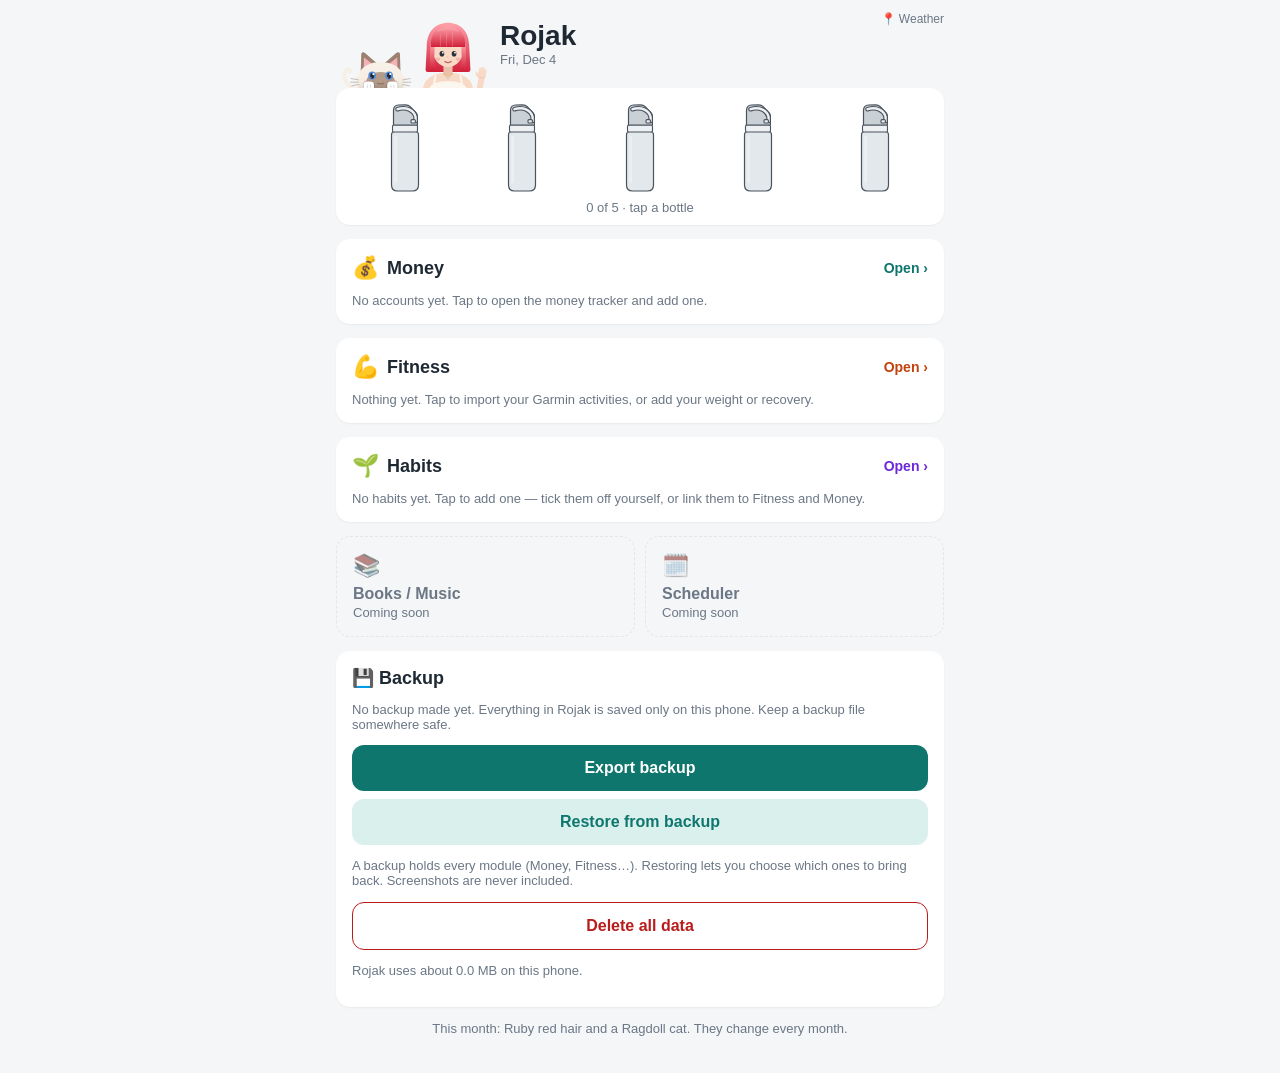
<file: index.html>
<!doctype html>
<html lang="en">
<head>
  <meta charset="utf-8">
  <meta name="viewport" content="width=device-width, initial-scale=1, viewport-fit=cover">
  <title>Rojak</title>
  <meta name="description" content="Rojak — your everyday app: money, fitness, habits and more to come. Data stays on your phone.">
  <meta name="theme-color" content="#0f766e">
  <link rel="manifest" href="manifest.json">
  <link rel="icon" href="rojak-icon.svg" type="image/svg+xml">
  <link rel="apple-touch-icon" href="rojak-apple-touch-icon.png">
  <meta name="apple-mobile-web-app-capable" content="yes">
  <meta name="mobile-web-app-capable" content="yes">
  <meta name="apple-mobile-web-app-title" content="Rojak">
  <meta name="apple-mobile-web-app-status-bar-style" content="default">
  <!-- When app files change, bump ?v= here, in money/index.html, fitness/index.html, habits/index.html and the version in sw.js (keep them all the same). -->
  <link rel="stylesheet" href="core/home.css?v=71">
</head>
<body>
  <!-- She and the cat peek over the top edge of the first card (the water bottles); the header's bottom is that edge. -->
  <header class="home-top">
    <div class="peekers">
      <button type="button" id="cat" class="cat" aria-label="The cat (tap to see its tail swish)"></button>
      <button type="button" id="avatar" class="girl" aria-label="Rojak avatar (tap to wave)"></button>
    </div>
    <div class="title">
      <h1>Rojak</h1>
      <div id="today" class="muted small"></div>
    </div>
    <!-- Weather where you are (core/weather.js): tap for the next 12 hours -->
    <button type="button" id="weather" class="weather empty" aria-label="Weather"></button>
  </header>

  <main>
    <!-- Water tracker (core/water.js): not a module, just five bottles to fill through the day -->
    <section class="card water-card" id="waterCard" aria-label="Water today">
      <div class="bottles" id="bottles"></div>
      <div class="water-count muted small" id="waterCount" aria-live="polite"></div>
    </section>

    <!-- Money module: tap to open the money tracker -->
    <a class="card module-card" href="money/" id="moneyCard">
      <div class="module-head"><span class="module-icon">💰</span><h2>Money</h2><span class="open">Open ›</span></div>
      <div id="moneySummary" class="money-summary"><div class="muted small">Loading…</div></div>
    </a>

    <!-- Fitness module: tap to open it -->
    <a class="card module-card fitness" href="fitness/" id="fitnessCard">
      <div class="module-head"><span class="module-icon">💪</span><h2>Fitness</h2><span class="open">Open ›</span></div>
      <div id="fitnessSummary" class="money-summary"><div class="muted small">Loading…</div></div>
    </a>

    <!-- Habits module: today's progress and habits at risk; tap to open it -->
    <a class="card module-card habits" href="habits/" id="habitsCard">
      <div class="module-head"><span class="module-icon">🌱</span><h2>Habits</h2><span class="open">Open ›</span></div>
      <div id="habitsSummary" class="money-summary"><div class="muted small">Loading…</div></div>
    </a>

    <!-- Modules to be built later -->
    <div class="soon-grid">
      <div class="card soon"><span class="module-icon">📚</span><h2>Books / Music</h2><div class="muted small">Coming soon</div></div>
      <div class="card soon"><span class="module-icon">🗓️</span><h2>Scheduler</h2><div class="muted small">Coming soon</div></div>
    </div>

    <!-- Backup and restore for the whole app: one file with every module (screenshots are never included) -->
    <div class="card backup">
      <h2>💾 Backup</h2>
      <p class="muted small" id="backupInfo">Everything in Rojak is saved only on this phone. Keep a backup file somewhere safe.</p>
      <button class="btn" id="exportBtn">Export backup</button>
      <label class="btn secondary file-btn">Restore from backup
        <input type="file" id="restoreFile" accept=".json,application/json">
      </label>
      <p class="muted small">A backup holds every module (Money, Fitness…). Restoring lets you choose which ones to bring back. Screenshots are never included.</p>
      <div id="undoBox" class="sub-box hidden">
        <p class="muted small" id="undoInfo"></p>
        <button class="btn secondary" id="undoBtn">Undo</button>
      </div>
      <div id="shotsBox" class="sub-box hidden">
        <p class="muted small" id="shotsInfo"></p>
        <button class="btn secondary" id="shotsBtn">Delete saved screenshots</button>
      </div>
      <button class="btn danger" id="wipeBtn">Delete all data</button>
      <p class="muted small" id="storageInfo"></p>
    </div>

    <p id="hairNote" class="muted small center"></p>
  </main>

  <!-- Restore: pick which modules to bring back from the backup file -->
  <div id="sheet" class="sheet hidden" role="dialog" aria-modal="true" aria-labelledby="sheetTitle">
    <div class="sheet-backdrop" data-close></div>
    <div class="sheet-panel">
      <div class="sheet-head">
        <h2 id="sheetTitle">Restore from backup</h2>
        <button class="icon-btn" data-close aria-label="Close">✕</button>
      </div>
      <div id="sheetBody"></div>
    </div>
  </div>

  <div id="toast" class="toast hidden"></div>

  <script src="core/store.js?v=71"></script>
  <script src="core/avatar.js?v=71"></script>
  <script src="core/weather.js?v=71"></script>
  <script src="core/water.js?v=71"></script>
  <script src="core/cat.js?v=71"></script>
  <script src="habits/rules.js?v=71"></script>
  <script src="habits/engine.js?v=71"></script>
  <script src="core/home.js?v=71"></script>
</body>
</html>
</file>
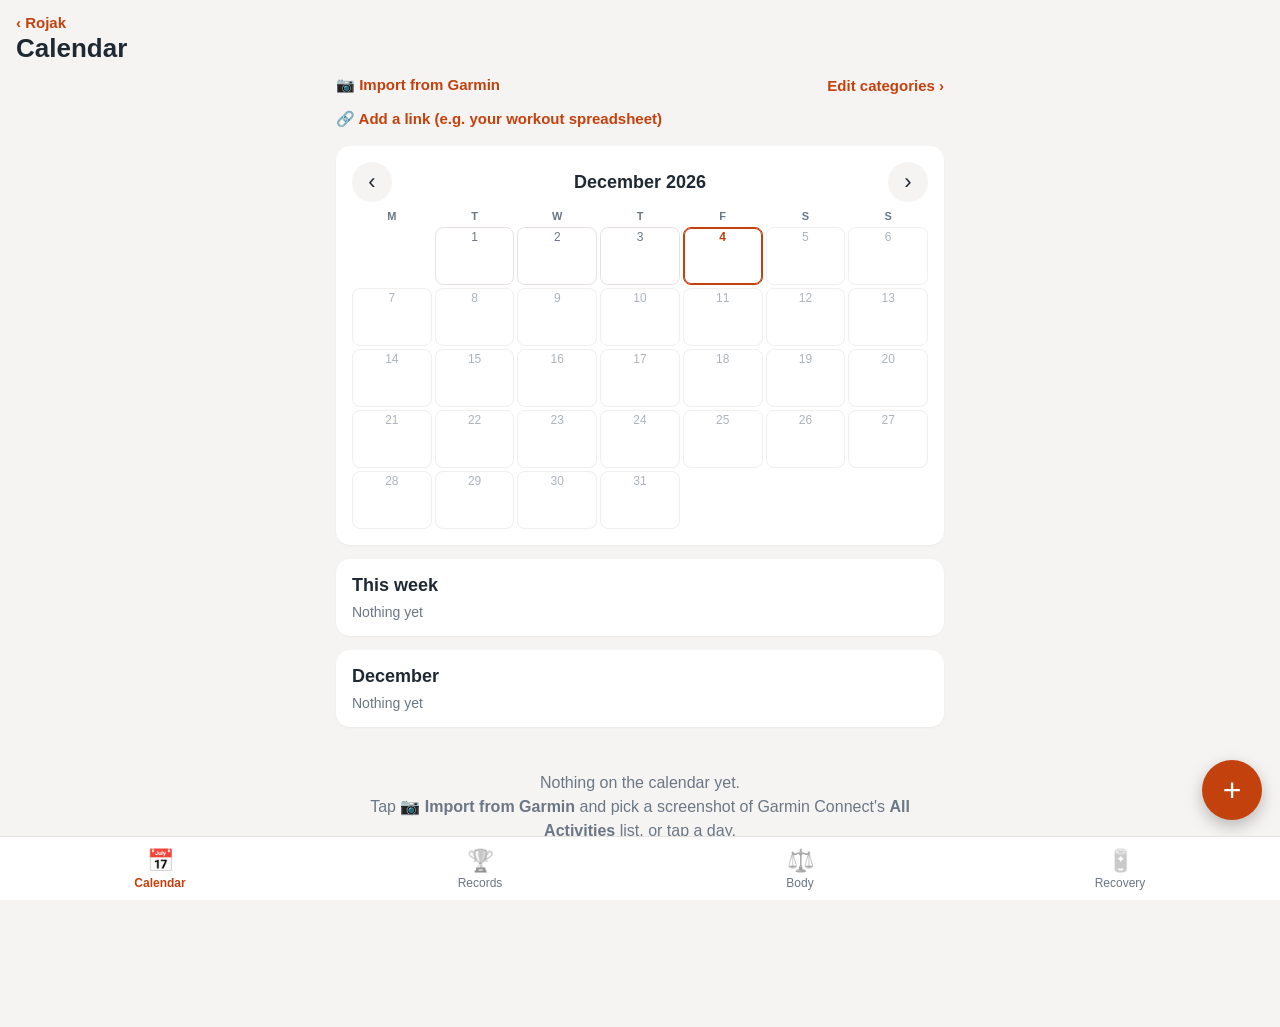
<file: fitness/index.html>
<!doctype html>
<html lang="en">
<head>
  <meta charset="utf-8">
  <meta name="viewport" content="width=device-width, initial-scale=1, viewport-fit=cover">
  <title>Fitness · Rojak</title>
  <meta name="description" content="A calendar of your training, your max lifts and fastest runs, body measurements and recovery. Data stays on your phone.">
  <meta name="theme-color" content="#c2410c">
  <link rel="manifest" href="../manifest.json">
  <link rel="icon" href="../rojak-icon.svg" type="image/svg+xml">
  <link rel="apple-touch-icon" href="../rojak-apple-touch-icon.png">
  <meta name="apple-mobile-web-app-capable" content="yes">
  <meta name="mobile-web-app-capable" content="yes">
  <meta name="apple-mobile-web-app-title" content="Fitness">
  <meta name="apple-mobile-web-app-status-bar-style" content="default">
  <!-- When app files change, bump ?v= here, in index.html, money/index.html and the version in sw.js (keep them all the same). -->
  <link rel="stylesheet" href="style.css?v=71">
</head>
<body>
  <header class="topbar">
    <a href="../" class="back-home">‹ Rojak</a>
    <h1 id="viewTitle">Calendar</h1>
  </header>

  <main>
    <!-- CALENDAR: what you did each day, by category -->
    <section id="view-calendar" class="view active">
      <div class="view-head"><button type="button" class="link-btn import-btn" data-import>📷 Import from Garmin</button><button type="button" class="link-btn" id="catsBtn">Edit categories ›</button></div>
      <div id="calendar"></div>
    </section>

    <!-- RECORDS: max lifts and fastest runs -->
    <section id="view-records" class="view">
      <div class="view-head"><button type="button" class="link-btn import-btn" data-import>📷 Import Garmin Personal Records</button></div>
      <div id="records"></div>
    </section>

    <!-- BODY: body weight, height, body fat -->
    <section id="view-body" class="view">
      <div id="bodyLatest"></div>
      <div id="bodyList" class="list"></div>
    </section>

    <!-- RECOVERY: recovery score, HRV, resting heart rate, sleep, strain -->
    <section id="view-recovery" class="view">
      <div class="view-head"><button type="button" class="link-btn import-btn" data-import>📷 Import from Whoop / Garmin</button></div>
      <div id="recoveryLatest"></div>
      <div id="recoveryList" class="list"></div>
    </section>
  </main>

  <button id="fab" class="fab" aria-label="Add a session">+</button>

  <nav class="tabbar">
    <button data-view="calendar" class="active"><span>📅</span>Calendar</button>
    <button data-view="records"><span>🏆</span>Records</button>
    <button data-view="body"><span>⚖️</span>Body</button>
    <button data-view="recovery"><span>🔋</span>Recovery</button>
  </nav>

  <!-- Bottom sheet for forms -->
  <div id="sheet" class="sheet hidden" role="dialog" aria-modal="true" aria-labelledby="sheetTitle">
    <div class="sheet-backdrop" data-close></div>
    <div class="sheet-panel">
      <div class="sheet-head">
        <h2 id="sheetTitle"></h2>
        <button class="icon-btn" data-close aria-label="Close">✕</button>
      </div>
      <div id="sheetBody"></div>
    </div>
  </div>

  <div id="toast" class="toast hidden"></div>

  <script src="../core/store.js?v=71"></script>
  <script src="app.js?v=71"></script>
  <script src="import.js?v=71"></script>
</body>
</html>
</file>
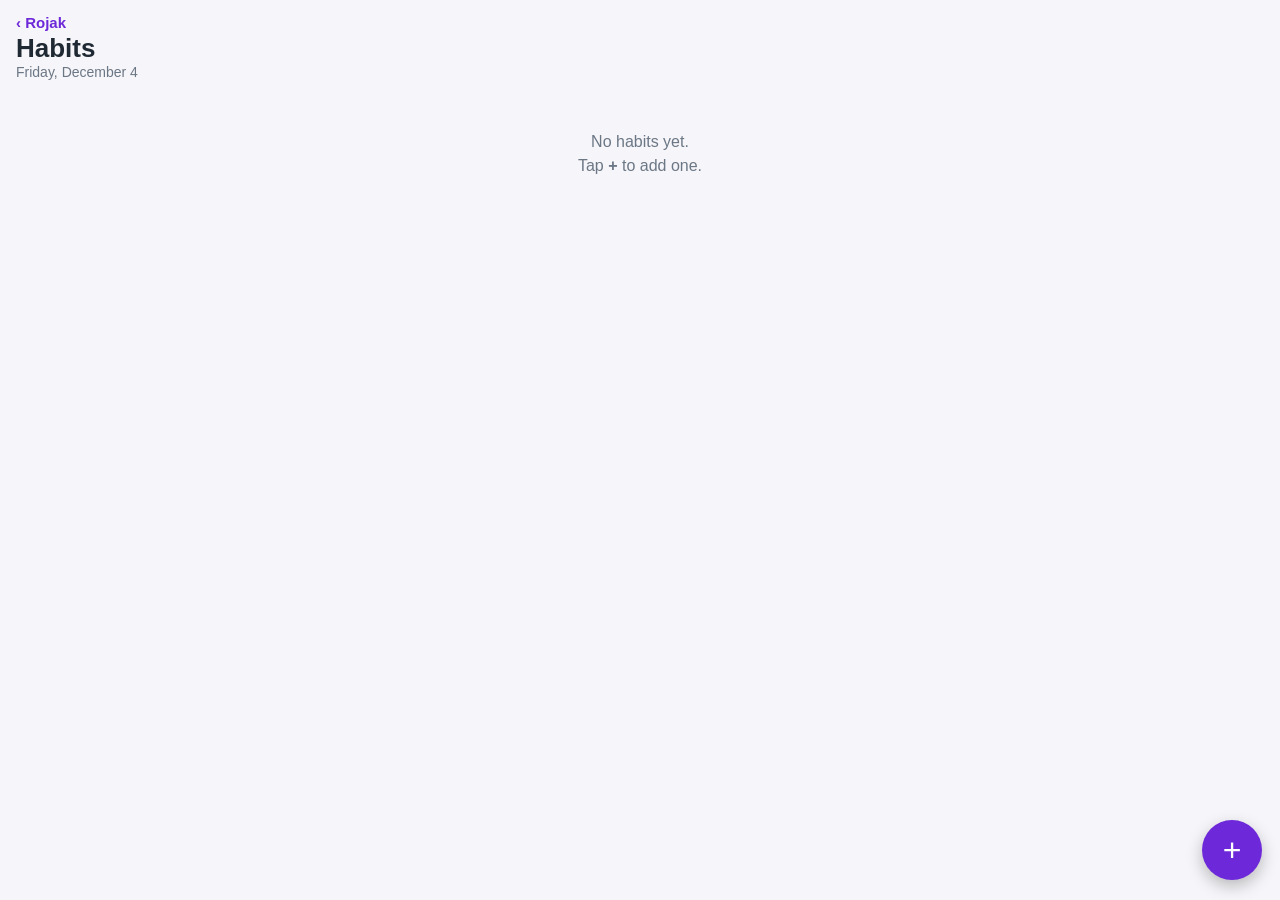
<file: habits/index.html>
<!doctype html>
<html lang="en">
<head>
  <meta charset="utf-8">
  <meta name="viewport" content="width=device-width, initial-scale=1, viewport-fit=cover">
  <title>Habits · Rojak</title>
  <meta name="description" content="Daily, weekly and monthly habits with streaks and completion. Data stays on your phone.">
  <meta name="theme-color" content="#6d28d9">
  <link rel="manifest" href="../manifest.json">
  <link rel="icon" href="../rojak-icon.svg" type="image/svg+xml">
  <link rel="apple-touch-icon" href="../rojak-apple-touch-icon.png">
  <meta name="apple-mobile-web-app-capable" content="yes">
  <meta name="mobile-web-app-capable" content="yes">
  <meta name="apple-mobile-web-app-title" content="Habits">
  <meta name="apple-mobile-web-app-status-bar-style" content="default">
  <!-- When app files change, bump ?v= here, in index.html, money/index.html, fitness/index.html and the version in sw.js (keep them all the same). -->
  <link rel="stylesheet" href="style.css?v=71">
</head>
<body>
  <header class="topbar">
    <a href="../" class="back-home">‹ Rojak</a>
    <h1>Habits</h1>
    <div id="todayLabel" class="muted small"></div>
  </header>

  <main>
    <div id="habits"></div>
  </main>

  <button id="fab" class="fab" aria-label="Add a habit">+</button>

  <!-- Bottom sheet for forms -->
  <div id="sheet" class="sheet hidden" role="dialog" aria-modal="true" aria-labelledby="sheetTitle">
    <div class="sheet-backdrop" data-close></div>
    <div class="sheet-panel">
      <div class="sheet-head">
        <h2 id="sheetTitle"></h2>
        <button class="icon-btn" data-close aria-label="Close">✕</button>
      </div>
      <div id="sheetBody"></div>
    </div>
  </div>

  <div id="toast" class="toast hidden"></div>

  <script src="../core/store.js?v=71"></script>
  <script src="rules.js?v=71"></script>
  <script src="engine.js?v=71"></script>
  <script src="app.js?v=71"></script>
</body>
</html>
</file>
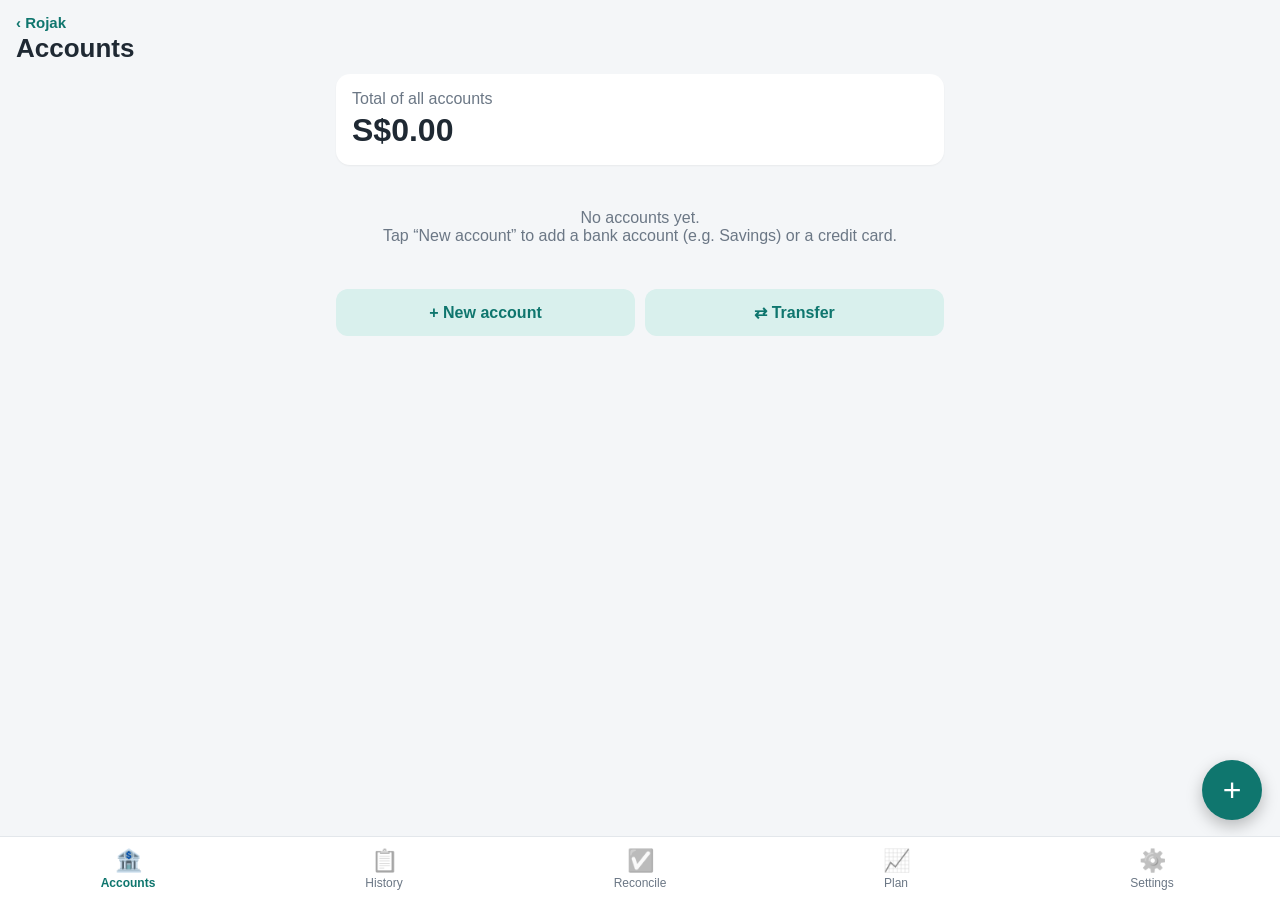
<file: money/index.html>
<!doctype html>
<html lang="en">
<head>
  <meta charset="utf-8">
  <meta name="viewport" content="width=device-width, initial-scale=1, viewport-fit=cover">
  <title>Money · Rojak</title>
  <meta name="description" content="A simple money tracker that keeps your data on your phone.">
  <meta name="theme-color" content="#0f766e">
  <link rel="manifest" href="../manifest.json">
  <link rel="icon" href="../icon-v2.svg" type="image/svg+xml">
  <link rel="apple-touch-icon" href="../apple-touch-icon-v2.png">
  <meta name="apple-mobile-web-app-capable" content="yes">
  <meta name="mobile-web-app-capable" content="yes">
  <meta name="apple-mobile-web-app-title" content="Money">
  <meta name="apple-mobile-web-app-status-bar-style" content="default">
  <!-- When app files change, bump ?v= here and the version in sw.js so phones load matching files. -->
  <link rel="stylesheet" href="style.css?v=71">
</head>
<body>
  <header class="topbar">
    <a href="../" class="back-home">‹ Rojak</a>
    <h1 id="viewTitle">Accounts</h1>
  </header>

  <main>
    <!-- ACCOUNTS -->
    <section id="view-accounts" class="view active">
      <div id="dueList"></div>
      <div class="card total-card">
        <div class="muted" id="totalLabel">Total of all accounts</div>
        <div id="totalBalance" class="big">0.00</div>
        <div id="totalSplit" class="muted small"></div>
      </div>
      <div id="accountList" class="list"></div>
      <div class="btn-row">
        <button class="btn secondary" id="addAccountBtn">+ New account</button>
        <button class="btn secondary" id="transferBtn">⇄ Transfer</button>
      </div>
      <div id="loanList" style="margin-top:18px"></div>
    </section>

    <!-- TRANSACTIONS -->
    <section id="view-tx" class="view">
      <div class="row gap">
        <select id="txFilter" aria-label="Filter by account"></select>
        <select id="txCatFilter" aria-label="Filter by category"></select>
      </div>
      <div id="spendPie" class="card"></div>
      <div id="txTotal" class="card total-line hidden"></div>
      <div id="txList" class="list"></div>
    </section>

    <!-- RECONCILE -->
    <section id="view-recon" class="view">
      <form id="reconForm" class="card form">
        <p class="muted small">Check your bank app, take a screenshot, then fill this in.</p>
        <label>Account
          <select id="reconAccount" required></select>
        </label>
        <label>Date
          <input type="date" id="reconDate" required>
        </label>
        <div id="reconCardModeWrap" class="hidden">
          <div class="segmented" id="reconCardMode">
            <button type="button" data-m="bill" class="on">Bill to pay</button>
            <button type="button" data-m="all">Everything owed</button>
          </div>
          <p class="muted small" id="reconCardHint" style="margin:6px 0 0"></p>
        </div>
        <label>Bank screenshot (optional — the balance is read from it for you; the screenshot isn't kept)
          <input type="file" id="reconImage" accept="image/*">
        </label>
        <img id="reconPreview" class="preview hidden" alt="Screenshot preview">
        <div id="reconOcr" class="ocr-box small hidden" aria-live="polite"></div>
        <label><span id="reconBankLabel">Balance shown in your bank</span>
          <input type="number" id="reconBank" inputmode="decimal" step="0.01" placeholder="0.00" required>
        </label>
        <div class="compare">
          <div><span class="muted small" id="reconAppLabel">App balance</span><strong id="reconApp">0.00</strong></div>
          <div><span class="muted small">Difference</span><strong id="reconDiff">–</strong></div>
        </div>
        <label>Note (optional)
          <input type="text" id="reconNote" placeholder="e.g. pending card payment">
        </label>
        <button class="btn full" type="submit">Save reconciliation</button>
      </form>
      <h2 class="section-title">History</h2>
      <div id="reconList" class="list"></div>
    </section>

    <!-- PLAN: forecast, recurring payments, savings projects -->
    <section id="view-plan" class="view">
      <div class="segmented three four" id="planTabs">
        <button type="button" data-plan="forecast" class="on">Forecast</button>
        <button type="button" data-plan="recurring">Recurring</button>
        <button type="button" data-plan="projects">Projects</button>
        <button type="button" data-plan="trips">Trips</button>
      </div>
      <div id="plan-forecast" class="plan-pane"></div>
      <div id="plan-recurring" class="plan-pane hidden"></div>
      <div id="plan-projects" class="plan-pane hidden"></div>
      <div id="plan-trips" class="plan-pane hidden"></div>
    </section>

    <!-- BACKUP -->
    <section id="view-backup" class="view">
      <a class="card form backup-link" href="../">
        <h2>Backup</h2>
        <p class="muted small">Backup, restore and deleting data are done for all of Rojak at once, on the home screen. <strong>‹ Rojak → Backup</strong></p>
      </a>
      <div class="card form">
        <h2>Settings</h2>
        <label>Currency symbol
          <input type="text" id="currencyInput" maxlength="4" placeholder="e.g. $ or £ or RM">
        </label>
        <label>Payday (salary day)
          <select id="paydayInput"></select>
        </label>
        <label id="payWeekendWrap" class="check"><input type="checkbox" id="payWeekendInput">
          If payday falls on a weekend, I'm paid on the Friday before</label>
        <p class="muted small" style="margin:-6px 0 0">With a payday set, the forecast and totals use pay cycles (payday to the day before the next payday) instead of calendar months.</p>
        <button type="button" class="btn secondary full" id="payChangeBtn">Payday changing? (e.g. new job)</button>
        <div id="payHistory"></div>
        <label class="check"><input type="checkbox" id="remindInput">
          Notify me when a recurring payment is due, so I remember to log it</label>
        <p id="remindInfo" class="muted small" style="margin:-6px 0 0"></p>
        <button class="btn secondary full" id="manageCatsBtn">Manage categories</button>
        <p id="storageInfo" class="muted small"></p>
      </div>
    </section>
  </main>

  <button id="fab" class="fab" aria-label="Add transaction">+</button>

  <nav class="tabbar">
    <button data-view="accounts" class="active"><span>🏦</span>Accounts</button>
    <button data-view="tx"><span>📋</span>History</button>
    <button data-view="recon"><span>✅</span>Reconcile</button>
    <button data-view="plan"><span>📈</span>Plan</button>
    <button data-view="backup"><span>⚙️</span>Settings</button>
  </nav>

  <!-- Bottom sheet for forms -->
  <div id="sheet" class="sheet hidden" role="dialog" aria-modal="true">
    <div class="sheet-backdrop" data-close></div>
    <div class="sheet-panel">
      <div class="sheet-head">
        <h2 id="sheetTitle"></h2>
        <button class="icon-btn" data-close aria-label="Close">✕</button>
      </div>
      <div id="sheetBody"></div>
    </div>
  </div>

  <div id="toast" class="toast hidden"></div>

  <script src="../core/store.js?v=71"></script>
  <script src="app.js?v=71"></script>
  <script src="plan.js?v=71"></script>
</body>
</html>
</file>
<file: core/home.css>
/* Rojak home screen. Colours match the money tracker. */
:root {
  --bg: #f4f6f8; --card: #ffffff; --text: #1f2933; --muted: #6b7785; --line: #e3e7eb;
  --primary: #0f766e; --primary-soft: #d9f0ed; --green: #15803d; --red: #c2410c; --danger: #b91c1c;
  --radius: 14px;
  color-scheme: light dark;
}
@media (prefers-color-scheme: dark) {
  :root {
    --bg: #111518; --card: #1b2125; --text: #e8ecef; --muted: #94a0ab; --line: #2b3338;
    --primary: #2dd4bf; --primary-soft: #123a36; --green: #4ade80; --red: #fb923c; --danger: #f87171;
  }
}
* { box-sizing: border-box; }
html, body { margin: 0; }
body {
  font-family: -apple-system, BlinkMacSystemFont, "Segoe UI", Roboto, sans-serif;
  background: var(--bg); color: var(--text); font-size: 16px;
  -webkit-tap-highlight-color: transparent;
  padding-bottom: calc(env(safe-area-inset-bottom, 0px) + 24px);
}
.muted { color: var(--muted); }
.small { font-size: 13px; }
.center { text-align: center; }
.hidden { display: none !important; }
h2 { margin: 0; font-size: 18px; }

/* The header's bottom edge is the top edge of the Money card: she and the cat sit exactly on it. */
/* (position: relative for the weather in the top-right corner) */
.home-top {
  position: relative;
  display: flex; align-items: flex-end; gap: 14px;
  padding: calc(env(safe-area-inset-top, 0px) + 12px) 16px 0; max-width: 640px; margin: 0 auto;
}
.home-top h1 { margin: 0; font-size: 28px; }
.home-top .title { align-self: center; padding-bottom: 14px; }
.peekers { display: flex; align-items: flex-end; flex: none; padding-left: 6px; }
.peekers button { border: 0; padding: 0; margin: 0; background: none; line-height: 0; cursor: pointer; -webkit-tap-highlight-color: transparent; }
.peekers svg { width: 100%; height: 100%; display: block; }
.peekers .cat { width: 70px; height: 42.24px; margin-right: -2px; } /* 116 × 70 drawing */
.peekers .girl { width: 76px; height: 76px; }
main > .card:first-child { margin-top: 0; }
.whiskers { stroke: #a59a96; }
@media (prefers-color-scheme: dark) {
  .whiskers { stroke: #c9ced6; }
  .dark-cat .rim { stroke: rgba(255,255,255,.22); stroke-width: 1.2px; }
}

main { padding: 0 16px; max-width: 640px; margin: 0 auto; }
.card {
  display: block; background: var(--card); border-radius: var(--radius); padding: 16px;
  margin-bottom: 14px; box-shadow: 0 1px 2px rgba(0,0,0,.05); color: inherit; text-decoration: none;
}
.module-head { display: flex; align-items: center; gap: 8px; margin-bottom: 12px; }
.module-head .open { margin-left: auto; color: var(--primary); font-weight: 600; font-size: 14px; }
.module-icon { font-size: 22px; }
.module-card:active { transform: scale(.99); }
.money-summary { display: grid; grid-template-columns: 1fr 1fr; gap: 10px; }
.stat { background: var(--bg); border-radius: 12px; padding: 10px 12px; min-width: 0; }
.stat .label { font-size: 13px; color: var(--muted); }
.stat .value { font-size: 22px; font-weight: 700; margin-top: 2px; overflow-wrap: anywhere; }
.stat { display: flex; flex-direction: column; }
@media (max-width: 440px) {
  .money-summary { grid-template-columns: 1fr; gap: 8px; }
  .stat { display: grid; grid-template-columns: 1fr auto; align-items: baseline; column-gap: 10px; }
  .stat .value { grid-row: 1 / span 2; grid-column: 2; align-self: center; font-size: 22px; overflow-wrap: normal; }
}
.stat .sub { font-size: 12px; color: var(--muted); margin-top: 2px; }
.pos { color: var(--green); }
.neg { color: var(--red); }

.soon-grid { display: grid; grid-template-columns: 1fr 1fr; gap: 10px; margin-bottom: 14px; }
.soon-grid .card { margin: 0; }
.soon-grid .wide { grid-column: 1 / -1; }
.soon { border: 1.5px dashed var(--line); box-shadow: none; background: transparent; }
.soon h2 { font-size: 16px; margin: 6px 0 2px; color: var(--muted); }
.soon .module-icon { filter: grayscale(.6); opacity: .7; }

.backup h2 { margin-bottom: 4px; }
.btn {
  display: block; width: 100%; font: inherit; font-weight: 600; border: 0; border-radius: 12px;
  padding: 14px 16px; background: var(--primary); color: #fff; cursor: pointer; margin: 8px 0 4px;
}
@media (prefers-color-scheme: dark) { .btn { color: #06201d; } }
.btn.secondary { background: var(--primary-soft); color: var(--primary); }
.btn.danger { background: transparent; color: var(--danger); border: 1px solid var(--danger); margin-top: 14px; }
.file-btn { position: relative; overflow: hidden; text-align: center; }
.file-btn input { position: absolute; inset: 0; opacity: 0; cursor: pointer; }
.sub-box { border-top: 1px solid var(--line); margin-top: 12px; padding-top: 4px; }

/* Restore sheet */
.sheet { position: fixed; inset: 0; z-index: 20; }
.sheet-backdrop { position: absolute; inset: 0; background: rgba(0,0,0,.4); }
.sheet-panel {
  position: absolute; left: 0; right: 0; bottom: 0; max-height: 90vh; overflow-y: auto; max-width: 640px; margin: 0 auto;
  background: var(--card); border-radius: 18px 18px 0 0; padding: 8px 16px calc(env(safe-area-inset-bottom, 0px) + 20px);
}
.sheet-head { display: flex; justify-content: space-between; align-items: center; padding: 8px 0 12px; }
.sheet-head h2 { font-size: 20px; }
.icon-btn { border: 0; background: var(--bg); color: var(--text); width: 36px; height: 36px; border-radius: 50%; font-size: 16px; cursor: pointer; }
.pick { display: flex; gap: 12px; align-items: flex-start; padding: 12px; border-radius: 12px; background: var(--bg); margin-bottom: 8px; }
.pick input { width: 22px; height: 22px; flex: none; margin: 1px 0 0; accent-color: var(--primary); }
.pick strong { display: block; }
.warn { background: #fdecea; color: #8a1c1c; border-radius: 12px; padding: 10px 12px; font-size: 14px; margin: 10px 0; }
@media (prefers-color-scheme: dark) { .warn { background: #3a1717; color: #fecaca; } }

.toast {
  position: fixed; left: 50%; bottom: calc(env(safe-area-inset-bottom, 0px) + 24px); transform: translateX(-50%);
  background: #1f2933; color: #fff; padding: 10px 16px; border-radius: 20px; font-size: 14px; z-index: 30;
}

/* Fitness card: coral, like the Fitness module */
.module-card.fitness { --accent: #c2410c; --accent-soft: #fdebe1; }
@media (prefers-color-scheme: dark) { .module-card.fitness { --accent: #fb923c; --accent-soft: #3b2114; } }
.module-card.fitness .open { color: var(--accent); }
.module-card.fitness .stat { background: var(--accent-soft); }
.module-card.fitness .stat .value small { font-size: 14px; font-weight: 600; color: var(--muted); margin-left: 2px; }
.stat.wide { grid-column: 1 / -1; }

/* Habits card: violet, like the Habits module */
.module-card.habits { --accent: #6d28d9; --accent-soft: #ede7fb; --risk: #b91c1c; }
@media (prefers-color-scheme: dark) { .module-card.habits { --accent: #a78bfa; --accent-soft: #2c2142; --risk: #f87171; } }
.module-card.habits .open { color: var(--accent); }
.module-card.habits .stat { background: var(--accent-soft); }
.module-card.habits .stat .value small { font-size: 14px; font-weight: 600; color: var(--muted); margin-left: 2px; }
.module-card.habits .stat .value.neg { color: var(--risk); }
.risks { grid-column: 1 / -1; display: flex; flex-direction: column; gap: 6px; }
.risk { display: flex; gap: 10px; align-items: flex-start; border: 1px solid var(--line); border-left: 3px solid #d97706; border-radius: 10px; padding: 8px 10px; }
.risk.over { border-left-color: var(--risk); }
.risk-icon { font-size: 18px; line-height: 1.3; }
.risk-text { min-width: 0; font-size: 14px; }
.risk-text .sub { font-size: 12px; color: var(--muted); margin-top: 1px; }

/* Money card: pale teal fields, like the money tracker (Fitness and Habits use their own colours) */
#moneyCard .stat { background: var(--primary-soft); }

/* ---------- Water tracker (core/water.js): five bottles in a white card, above the module cards ---------- */
:root { --wb-empty: #e3e8ec; --wb-line: #4a525c; --wb-lid: #c9d0d6; --wb-band: #eef1f4; }
@media (prefers-color-scheme: dark) { :root { --wb-empty: #2c353b; --wb-line: #9aa5b1; --wb-lid: #4a545c; --wb-band: #5d6871; } }
.water-card { position: relative; padding: 14px 10px 10px; }
.bottles { display: flex; justify-content: space-around; }
.bottle {
  border: 0; padding: 0; margin: 0; background: none; cursor: pointer; line-height: 0;
  width: 40px; height: 92px; -webkit-tap-highlight-color: transparent; transform-origin: 50% 100%;
}
.bottle svg { width: 100%; height: 100%; display: block; overflow: visible; }
.wb-empty { fill: var(--wb-empty); }
.wb-line { fill: none; stroke: var(--wb-line); stroke-width: 1.2; }
.wb-band { fill: var(--wb-band); stroke: var(--wb-line); stroke-width: 1.1; }
.wb-lid { fill: var(--wb-lid); stroke: var(--wb-line); stroke-width: 1.2; stroke-linejoin: round; }
.wb-loop-o { fill: none; stroke: var(--wb-line); stroke-width: 4.6; stroke-linecap: round; }
.wb-loop { fill: none; stroke: var(--wb-band); stroke-width: 2.4; stroke-linecap: round; }
.wb-shine { stroke: #fff; stroke-width: 2.6; stroke-linecap: round; opacity: .35; }
.bottle.filled .wb-shine { opacity: .55; }
.water-count { text-align: center; margin-top: 6px; }
/* A full bottle gives a little hop; tapping out of order gives a tiny wiggle; all five: a bouncing wave. */
.bottle.pop { animation: wb-pop .45s ease-out; }
.bottle.wiggle { animation: wb-wiggle .35s ease-in-out; }
.bottle.cheer { animation: wb-cheer .6s ease-out both; }
@keyframes wb-pop { 0% { transform: scale(1, 1); } 35% { transform: scale(1.06, .95); } 70% { transform: scale(.98, 1.03); } 100% { transform: none; } }
@keyframes wb-wiggle { 0%, 100% { transform: rotate(0); } 25% { transform: rotate(-5deg); } 75% { transform: rotate(5deg); } }
@keyframes wb-cheer { 0% { transform: none; } 30% { transform: translateY(-12px) scale(1.04); } 55% { transform: none; } 75% { transform: translateY(-4px); } 100% { transform: none; } }
.sparkle {
  position: absolute; pointer-events: none; font-size: 16px; color: #f5c331; transform: translate(-50%, -50%) scale(0);
  animation: wb-spark .9s ease-out both;
}
@keyframes wb-spark { 0% { transform: translate(-50%, -50%) scale(0) rotate(0); opacity: 0; } 40% { transform: translate(-50%, -50%) scale(1.3) rotate(40deg); opacity: 1; } 100% { transform: translate(-50%, -80%) scale(.6) rotate(90deg); opacity: 0; } }
@media (prefers-reduced-motion: reduce) { .bottle, .sparkle { animation: none !important; } }

/* ---------- Weather (core/weather.js): top-right corner of the home screen ---------- */
.weather {
  position: absolute; top: calc(env(safe-area-inset-top, 0px) + 8px); right: 12px;
  display: grid; grid-template-columns: auto auto; align-items: center; column-gap: 2px;
  border: 0; background: none; padding: 4px; margin: 0; font: inherit; color: var(--text); cursor: pointer;
  -webkit-tap-highlight-color: transparent; border-radius: 12px; text-align: right;
}
.weather.empty { display: none; }
.weather:active { background: var(--line); }
.weather.old { opacity: .6; }
.wx-icon { width: 30px; height: 30px; line-height: 0; }
.wx-icon svg, .wx-big svg, .wx-hour .i svg { width: 100%; height: 100%; display: block; }
.wx-temp { font-size: 17px; font-weight: 700; }
.wx-place { grid-column: 1 / -1; font-size: 11px; line-height: 1.2; color: var(--muted); max-width: 74px; justify-self: end; text-align: right; overflow-wrap: break-word; }
.weather { max-width: 86px; }
.wx-ask { grid-column: 1 / -1; font-size: 12px; color: var(--muted); }
.wx-now { display: flex; align-items: center; gap: 12px; margin-bottom: 14px; }
.wx-big { width: 64px; height: 64px; flex: none; line-height: 0; }
.wx-temp-big { font-size: 32px; font-weight: 700; line-height: 1.1; }
.label-t { font-size: 13px; font-weight: 600; color: var(--muted); margin: 4px 0 6px; }
.wx-hours { display: flex; gap: 6px; overflow-x: auto; padding-bottom: 6px; margin: 0 -4px; -webkit-overflow-scrolling: touch; }
.wx-hour { flex: none; width: 52px; display: flex; flex-direction: column; align-items: center; gap: 2px; padding: 8px 2px; border-radius: 12px; background: var(--bg); font-size: 13px; }
.wx-hour .h { color: var(--muted); font-size: 12px; }
.wx-hour .i { width: 30px; height: 30px; line-height: 0; }
.wx-hour .r { font-size: 11px; color: var(--muted); min-height: 14px; }
</file>
<file: fitness/style.css>
/* Fitness — same layout as the money tracker, with a coral accent so it's easy to tell apart. */
:root {
  --bg: #f6f4f3;
  --card: #ffffff;
  --text: #1f2933;
  --muted: #6b7785;
  --line: #e7e2df;
  --primary: #c2410c;
  --s1: #c2410c; --s2: #2563eb; /* chart lines: lift, body weight */
  --primary-soft: #fdebe1;
  --on-primary: #ffffff;
  --danger: #9f1239;
  --good: #15803d;
  --radius: 14px;
  --tabbar-h: 64px;
  --safe-b: env(safe-area-inset-bottom, 0px);
  --series-1: #2a78d6;
  --series-2: #eb6834;
  --series-3: #1baf7a;
  --series-4: #eda100;
  --series-5: #e87ba4;
  --grid: #e7e2df;
  color-scheme: light dark;
}
@media (prefers-color-scheme: dark) {
  :root {
    --bg: #141110;
    --card: #1f1a18;
    --text: #ece8e6;
    --muted: #a39892;
    --line: #342c29;
    --primary: #fb923c;
    --s1: #ea580c; --s2: #3b82f6;
    --primary-soft: #3b2114;
    --on-primary: #2a1205;
    --danger: #fb7185;
    --good: #4ade80;
    --series-1: #3987e5;
    --series-2: #d95926;
    --series-3: #199e70;
    --series-4: #c98500;
    --series-5: #d55181;
    --grid: #342c29;
  }
}

* { box-sizing: border-box; }
html, body { margin: 0; }
body {
  font-family: -apple-system, BlinkMacSystemFont, "Segoe UI", Roboto, sans-serif;
  background: var(--bg); color: var(--text); font-size: 16px;
  -webkit-tap-highlight-color: transparent;
  padding-bottom: calc(var(--tabbar-h) + var(--safe-b) + 90px);
}

.topbar { position: sticky; top: 0; z-index: 5; background: var(--bg); padding: calc(env(safe-area-inset-top, 0px) + 14px) 16px 10px; }
.topbar h1 { margin: 0; font-size: 26px; }
.back-home { display: inline-block; color: var(--primary); font-weight: 600; text-decoration: none; font-size: 15px; margin-bottom: 2px; }

main { padding: 0 16px; max-width: 640px; margin: 0 auto; }
.view { display: none; }
.view.active { display: block; }
.hidden { display: none !important; }
.muted { color: var(--muted); }
.small { font-size: 14px; }

.card { background: var(--card); border-radius: var(--radius); padding: 16px; margin-bottom: 14px; box-shadow: 0 1px 2px rgba(0,0,0,.05); }
.card h2 { margin: 0 0 8px; font-size: 18px; }

/* Lists */
.list { display: flex; flex-direction: column; gap: 8px; margin-bottom: 14px; }
.item {
  background: var(--card); border-radius: var(--radius); padding: 12px 14px;
  display: flex; align-items: center; gap: 12px;
  border: 0; width: 100%; text-align: left; color: inherit; font: inherit; cursor: pointer;
}
.item:active { opacity: .7; }
.item .ico { font-size: 24px; width: 40px; height: 40px; border-radius: 12px; background: var(--primary-soft); display: grid; place-items: center; flex: none; }
.item .left { flex: 1; min-width: 0; }
.item .title { font-weight: 600; overflow: hidden; text-overflow: ellipsis; white-space: nowrap; }
.item .sub { color: var(--muted); font-size: 13px; margin-top: 2px; overflow: hidden; text-overflow: ellipsis; white-space: nowrap; }
.item .amt { font-weight: 700; white-space: nowrap; flex: none; }
.date-head { font-size: 13px; color: var(--muted); margin: 10px 4px 0; font-weight: 600; }
.empty { text-align: center; color: var(--muted); padding: 30px 10px; line-height: 1.5; }

/* Latest numbers */
.tiles { display: grid; grid-template-columns: repeat(3, 1fr); gap: 8px; }
.tile { background: var(--bg); border-radius: 12px; padding: 10px 12px; min-width: 0; }
.tile .label { font-size: 12px; color: var(--muted); }
.tile .value { font-size: 20px; font-weight: 700; margin-top: 2px; white-space: nowrap; }
.tile .value small { font-size: 13px; font-weight: 600; color: var(--muted); margin-left: 2px; }
/* A tile left on its own in the last row fills the row. */
.tiles .tile:last-child:nth-child(3n+1) { grid-column: 1 / -1; }
@media (max-width: 360px) {
  .tiles { grid-template-columns: 1fr 1fr; }
  .tiles .tile:last-child:nth-child(3n+1) { grid-column: auto; }
  .tiles .tile:last-child:nth-child(2n+1) { grid-column: 1 / -1; }
}

/* Forms */
.form { display: flex; flex-direction: column; gap: 14px; }
label { display: flex; flex-direction: column; gap: 6px; font-size: 14px; font-weight: 600; }
input, select, textarea {
  font: inherit; font-weight: 400; font-size: 16px; /* 16px stops iPhone zooming in */
  padding: 12px; border: 1px solid var(--line); border-radius: 10px;
  background: var(--bg); color: var(--text); width: 100%; min-width: 0;
}
textarea { min-height: 70px; resize: vertical; }
select { appearance: none; -webkit-appearance: none;
  background-image: linear-gradient(45deg, transparent 50%, var(--muted) 50%), linear-gradient(135deg, var(--muted) 50%, transparent 50%);
  background-position: calc(100% - 18px) 50%, calc(100% - 13px) 50%;
  background-size: 5px 5px; background-repeat: no-repeat; padding-right: 34px; }
input:focus, select:focus, textarea:focus { outline: 2px solid var(--primary); outline-offset: -1px; }
.grid2 { display: grid; grid-template-columns: 1fr 1fr; gap: 10px; }
.grid3 { display: grid; grid-template-columns: 1fr 1fr 1fr; gap: 10px; }
.hint { font-size: 12px; font-weight: 400; color: var(--muted); }
.box { background: var(--bg); border-radius: 12px; padding: 12px; display: flex; flex-direction: column; gap: 12px; }
.box h3 { margin: 0; font-size: 15px; }
.box input, .box select { background: var(--card); }

/* Workout type chips */
.types { display: flex; flex-wrap: wrap; gap: 6px; }
.types button { border: 1px solid var(--line); background: var(--card); color: var(--text); border-radius: 20px; padding: 7px 12px;
  font: inherit; font-size: 14px; font-weight: 600; cursor: pointer; }
.types button.on { background: var(--primary); border-color: var(--primary); color: var(--on-primary); }

/* Strength: movements and sets */
.move { background: var(--bg); border-radius: 12px; padding: 12px; display: flex; flex-direction: column; gap: 8px; }
.move-head { display: flex; gap: 8px; align-items: center; }
.move-head input { flex: 1; background: var(--card); font-weight: 600; }
.set-row { display: grid; grid-template-columns: 28px 1fr 1fr 36px; gap: 6px; align-items: center; }
.set-row input { padding: 10px; background: var(--card); text-align: center; }
.set-row .n { color: var(--muted); font-size: 13px; font-weight: 600; text-align: center; }
.set-head { font-size: 12px; color: var(--muted); font-weight: 600; }
.set-head span { text-align: center; }
.x-btn { border: 0; background: transparent; color: var(--muted); font-size: 18px; width: 36px; height: 36px; border-radius: 8px; cursor: pointer; }
.mini-btn { border: 1px solid var(--line); background: var(--card); color: var(--primary); border-radius: 8px; padding: 8px 12px;
  font: inherit; font-size: 14px; font-weight: 600; cursor: pointer; align-self: flex-start; }

/* Details sheet */
.kv { display: flex; justify-content: space-between; gap: 10px; padding: 7px 0; border-bottom: 1px solid var(--line); font-size: 15px; }
.kv:last-child { border-bottom: 0; }
.kv .k { color: var(--muted); }
.kv .v { font-weight: 600; text-align: right; }
.notes { white-space: pre-wrap; background: var(--bg); border-radius: 10px; padding: 10px 12px; font-size: 15px; }

/* Buttons */
.btn { font: inherit; font-weight: 600; border: 0; border-radius: 12px; padding: 14px 16px; background: var(--primary); color: var(--on-primary);
  cursor: pointer; text-align: center; width: 100%; display: block; }
.btn.secondary { background: var(--primary-soft); color: var(--primary); }
.btn.danger { background: transparent; color: var(--danger); border: 1px solid var(--danger); }
.btn:active { opacity: .8; }
.btn-row { display: flex; gap: 10px; }
.btn-row .btn { flex: 1; }
.icon-btn { border: 0; background: var(--bg); color: var(--text); width: 36px; height: 36px; border-radius: 50%; font-size: 16px; cursor: pointer; }

.fab {
  position: fixed; right: 18px; z-index: 6; bottom: calc(var(--tabbar-h) + var(--safe-b) + 16px);
  width: 60px; height: 60px; border-radius: 50%; border: 0;
  background: var(--primary); color: var(--on-primary); font-size: 32px; line-height: 1; box-shadow: 0 6px 16px rgba(0,0,0,.25); cursor: pointer;
}

.tabbar {
  position: fixed; left: 0; right: 0; bottom: 0; z-index: 7;
  display: grid; grid-auto-flow: column; grid-auto-columns: 1fr;
  background: var(--card); border-top: 1px solid var(--line);
  padding-bottom: var(--safe-b); height: calc(var(--tabbar-h) + var(--safe-b));
}
.tabbar button { border: 0; background: transparent; color: var(--muted); font: inherit; font-size: 12px;
  display: flex; flex-direction: column; align-items: center; justify-content: center; gap: 2px; cursor: pointer; }
.tabbar button span { font-size: 22px; filter: grayscale(1); opacity: .7; }
.tabbar button.active { color: var(--primary); font-weight: 700; }
.tabbar button.active span { filter: none; opacity: 1; }

.sheet { position: fixed; inset: 0; z-index: 20; }
.sheet-backdrop { position: absolute; inset: 0; background: rgba(0,0,0,.4); }
.sheet-panel {
  position: absolute; left: 0; right: 0; bottom: 0; max-height: 92vh; overflow-y: auto;
  background: var(--card); border-radius: 18px 18px 0 0; padding: 8px 16px calc(20px + var(--safe-b));
  max-width: 640px; margin: 0 auto; animation: up .2s ease-out;
}
@keyframes up { from { transform: translateY(40px); opacity: 0; } }
@media (prefers-reduced-motion: reduce) { .sheet-panel { animation: none; } }
.sheet-head { display: flex; justify-content: space-between; align-items: center; padding: 8px 0 12px; }
.sheet-head h2 { margin: 0; font-size: 20px; }

.toast {
  position: fixed; left: 50%; transform: translateX(-50%); z-index: 30; bottom: calc(var(--tabbar-h) + var(--safe-b) + 90px);
  background: #222; color: #fff; padding: 10px 16px; border-radius: 20px; font-size: 14px; max-width: calc(100% - 32px); text-align: center;
}

/* Workout types */
.view-head { display: flex; justify-content: flex-end; margin: -4px 0 4px; }
.link-btn { border: 0; background: none; color: var(--primary); font: inherit; font-size: 15px; font-weight: 600; padding: 6px 0; cursor: pointer; }
.types button:disabled { opacity: .4; cursor: default; }
.type-row { display: flex; gap: 6px; align-items: center; }
.type-row .item { flex: 1; min-width: 0; background: var(--bg); }
.item .chev { color: var(--muted); font-size: 20px; flex: none; }
.item.faded .ico, .item.faded .title { opacity: .55; }
.order { display: flex; flex-direction: column; }
.order .x-btn { height: 30px; }
.order .x-btn:disabled { opacity: .25; cursor: default; }
.tag { display: inline-block; font-size: 11px; font-weight: 600; color: var(--muted); background: var(--line); border-radius: 6px; padding: 1px 6px; margin-left: 4px; vertical-align: 2px; }
.grid-icon { display: grid; grid-template-columns: 72px 1fr; gap: 10px; }
.icons { display: flex; flex-wrap: wrap; gap: 4px; margin-top: -6px; }
.icons button { border: 0; background: var(--bg); border-radius: 8px; width: 38px; height: 38px; font-size: 20px; cursor: pointer; padding: 0; }
.move-row { display: grid; grid-template-columns: 1fr 36px; gap: 6px; align-items: center; }
.move-row input { padding: 10px; }
label.check { flex-direction: row; align-items: center; gap: 10px; font-weight: 400; }
label.check input { width: 22px; height: 22px; flex: none; accent-color: var(--primary); }

/* Rest between sets, under each movement's name */
.rest-row { flex-direction: row; align-items: center; justify-content: space-between; gap: 10px; font-size: 13px; color: var(--muted); }
.rest-row input { width: 130px; flex: none; padding: 8px 10px; background: var(--card); text-align: center; }

/* Intervals: one row per rep */
.int-row { display: grid; grid-template-columns: 22px repeat(4, minmax(0, 1fr)) 30px; gap: 4px; align-items: center; margin-bottom: 6px; }
.int-row input { padding: 9px 4px; background: var(--card); text-align: center; font-size: 15px; }
.int-row .n { color: var(--muted); font-size: 13px; font-weight: 600; text-align: center; }
.int-row .x-btn { width: 30px; }
.int-head { font-size: 12px; color: var(--muted); font-weight: 600; margin-bottom: 0; }
.int-head span { text-align: center; }
.box h3 .hint { font-weight: 400; margin-left: 4px; }

/* Screenshot import */
.view-head { gap: 10px; }
.view-head .import-btn { margin-right: auto; }
.import-banner { background: var(--primary-soft); border-radius: 12px; padding: 12px; display: flex; flex-direction: column; gap: 8px; font-size: 14px; line-height: 1.4; }
.import-banner strong { color: var(--primary); }
.shots { display: flex; gap: 8px; overflow-x: auto; padding-bottom: 2px; }
.shots img { height: 120px; border-radius: 8px; border: 1px solid var(--line); flex: none; cursor: zoom-in; background: var(--card); }
.shot-big { width: 100%; border-radius: 10px; border: 1px solid var(--line); cursor: zoom-out; }
.import-banner .mini-btn { align-self: flex-start; }
.from { font-size: 12px; font-weight: 500; color: var(--primary); }
label.imported input { border-color: var(--primary); }
.progress { height: 8px; background: var(--line); border-radius: 4px; overflow: hidden; }
.progress > div { height: 100%; width: 0; background: var(--primary); border-radius: 4px; transition: width .2s; }
.pick-list { display: flex; flex-direction: column; gap: 8px; }

.from-shots { display: flex; flex-direction: column; gap: 4px; margin-top: -4px; }

/* Movements done round by round with the one above */
.link-row { font-size: 13px; color: var(--muted); gap: 8px; }
.link-row input { width: 18px; height: 18px; }
#wMoves .move:first-child .link-row { display: none; }
.move.linked { margin-top: -6px; border-top: 3px solid var(--primary); border-top-left-radius: 0; border-top-right-radius: 0; }
.move.linked .link-row { color: var(--primary); font-weight: 600; }

/* Sets counted in calories or metres: no weight column */
.unit-row { display: flex; align-items: center; gap: 6px; margin: 6px 0 2px; flex-wrap: wrap; }
.unit-chip { border: 1px solid var(--line); background: var(--card); color: var(--text); border-radius: 999px; padding: 4px 12px; font: inherit; font-size: 13px; cursor: pointer; }
.unit-chip.on { background: var(--primary); border-color: var(--primary); color: var(--on-primary); font-weight: 600; }
.move.no-kg .kg, .move.no-kg .kg-h { visibility: hidden; }

/* ---------- Calendar ---------- */
.cal-head { display: flex; align-items: center; justify-content: space-between; margin-bottom: 8px; }
.cal-head h2 { margin: 0; }
.cal-head .icon-btn { font-size: 22px; width: 40px; height: 40px; }
.cal-grid { display: grid; grid-template-columns: repeat(7, minmax(0, 1fr)); gap: 3px; }
.cal-grid .dow { text-align: center; font-size: 11px; font-weight: 600; color: var(--muted); padding-bottom: 2px; }
.day { min-height: 58px; border: 1px solid var(--line); border-radius: 8px; background: var(--card); color: var(--text); padding: 3px 2px; display: flex; flex-direction: column; align-items: center; gap: 2px; font: inherit; cursor: pointer; }
.day.blank { border: 0; background: transparent; cursor: default; }
.day .n { font-size: 12px; color: var(--muted); line-height: 1.1; }
.day.today { border-color: var(--primary); box-shadow: inset 0 0 0 1px var(--primary); }
.day.today .n { color: var(--primary); font-weight: 700; }
.day.future { opacity: .55; }
.day .marks { display: flex; flex-wrap: wrap; justify-content: center; gap: 2px; }
.mark { width: 21px; height: 21px; border-radius: 6px; display: inline-grid; place-items: center; font-size: 13px; line-height: 1; background: color-mix(in srgb, var(--c) 28%, transparent); box-shadow: inset 0 -2px 0 var(--c); }
.day .more { font-size: 10px; color: var(--muted); }
.counts { display: flex; flex-wrap: wrap; gap: 6px; }
.count-chip { border-radius: 999px; padding: 4px 10px; font-size: 13px; background: color-mix(in srgb, var(--c) 18%, transparent); border: 1px solid color-mix(in srgb, var(--c) 45%, transparent); }
.act-row { display: grid; grid-template-columns: 1fr 1fr auto; gap: 6px; align-items: center; margin-bottom: 8px; }
.act-row .atime { grid-column: 1 / -1; margin-top: -4px; }
.imp-list { display: flex; flex-direction: column; gap: 8px; }
.imp-row { display: grid; grid-template-columns: 1fr minmax(0, 44%); gap: 8px; align-items: center; border: 1px solid var(--line); border-radius: 10px; padding: 8px 10px; background: var(--card); }
.imp-row.dup { opacity: .7; }
.imp-row .check { align-items: flex-start; }
.cat-item { display: flex; align-items: center; gap: 10px; }
.cat-item .link-like { flex: 1; text-align: left; background: none; border: 0; padding: 0; font: inherit; color: inherit; cursor: pointer; }
.cat-item .order { display: flex; gap: 2px; }
.label-t { font-size: 14px; font-weight: 600; margin-bottom: 6px; }
.chips { display: flex; flex-wrap: wrap; gap: 6px; }
.swatch { width: 30px; height: 30px; border-radius: 50%; border: 2px solid transparent; cursor: pointer; }
.swatch.on { border-color: var(--text); box-shadow: 0 0 0 2px var(--card) inset; }
.row-btns { display: flex; justify-content: space-between; align-items: center; gap: 8px; }

/* ---------- Records ---------- */
.card-head { display: flex; justify-content: space-between; align-items: center; gap: 8px; }
.card-head h2 { margin: 0; }
.tiles.runs { grid-template-columns: 1fr 1fr; }
.tiles.runs .tile:last-child { grid-column: auto; }
.run-tile { text-align: left; font: inherit; color: inherit; border: 0; cursor: pointer; }
.item .amt .sub { font-size: 11px; font-weight: 400; color: var(--muted); text-align: right; }
.rep-maxes { display: flex; flex-direction: column; gap: 2px; font-size: 14px; margin-top: 4px; }
.chart { margin: 4px 0 0; }
.chart svg { width: 100%; height: auto; display: block; overflow: visible; }
.chart .grid { stroke: var(--line); stroke-width: 1; }
.chart .tick { fill: var(--muted); font-size: 11px; }
.chart .line { fill: none; stroke: var(--c); stroke-width: 2; stroke-linejoin: round; stroke-linecap: round; }
.chart .dot { fill: var(--c); stroke: var(--card); stroke-width: 2; }
.chart .s1 { --c: var(--s1); }
.chart .s2 { --c: var(--s2); }
.chart .s2 .line { stroke-dasharray: 5 4; }
.chart .end { fill: var(--muted); font-size: 11px; font-weight: 600; }
.chart .legend { display: flex; flex-wrap: wrap; gap: 14px; font-size: 13px; color: var(--muted); margin-bottom: 2px; }
.chart .key i { display: inline-block; width: 18px; height: 0; border-top: 2px solid var(--c); vertical-align: middle; margin-right: 6px; }
.chart .key.s2 i { border-top-style: dashed; }
.chart .dot.on { r: 6.5; }
.chart .hit { fill: transparent; cursor: pointer; }
.chart .readout { margin-top: 2px; min-height: 1.3em; }
.rec-row { display: grid; grid-template-columns: 1fr auto; gap: 8px; align-items: center; border: 1px solid var(--line); border-radius: 10px; padding: 8px 10px; background: var(--card); }
.rec-row.dup { opacity: .7; }

/* ---------- Your links ---------- */
.links-row { display: flex; flex-wrap: wrap; align-items: center; gap: 8px; margin-bottom: 12px; }
.link-chip { display: inline-flex; align-items: center; gap: 4px; padding: 7px 12px; border-radius: 999px; background: var(--card); border: 1px solid var(--line); color: var(--text); text-decoration: none; font-size: 14px; font-weight: 600; max-width: 100%; overflow: hidden; text-overflow: ellipsis; white-space: nowrap; }
.link-item { display: flex; align-items: center; gap: 10px; }
.link-item .link-like { flex: 1; min-width: 0; text-align: left; background: none; border: 0; padding: 0; font: inherit; color: inherit; cursor: pointer; }
.link-item .sub { overflow: hidden; text-overflow: ellipsis; white-space: nowrap; }
.link-item .order { display: flex; gap: 2px; }
</file>
<file: habits/style.css>
/* Habits — same layout as Money and Fitness, with a violet accent so it's easy to tell apart. */
:root {
  --bg: #f6f5f9;
  --card: #ffffff;
  --text: #1f2933;
  --muted: #6b7785;
  --line: #e5e2ec;
  --primary: #6d28d9;
  --primary-soft: #ede7fb;
  --on-primary: #ffffff;
  --done: #7c3aed;
  --good: #15803d;
  --danger: #9f1239;
  --radius: 14px;
  --safe-b: env(safe-area-inset-bottom, 0px);
  color-scheme: light dark;
}
@media (prefers-color-scheme: dark) {
  :root {
    --bg: #131118;
    --card: #1d1a24;
    --text: #ebe8f0;
    --muted: #9d97a8;
    --line: #322d3c;
    --primary: #a78bfa;
    --primary-soft: #2c2142;
    --on-primary: #1b1030;
    --done: #8b5cf6;
    --good: #22c55e;
    --danger: #fb7185;
  }
}

* { box-sizing: border-box; }
html, body { margin: 0; }
body {
  font-family: -apple-system, BlinkMacSystemFont, "Segoe UI", Roboto, sans-serif;
  background: var(--bg); color: var(--text); font-size: 16px;
  -webkit-tap-highlight-color: transparent;
  padding-bottom: calc(var(--safe-b) + 100px);
}

.topbar { position: sticky; top: 0; z-index: 5; background: var(--bg); padding: calc(env(safe-area-inset-top, 0px) + 14px) 16px 10px; }
.topbar h1 { margin: 0; font-size: 26px; }
.back-home { display: inline-block; color: var(--primary); font-weight: 600; text-decoration: none; font-size: 15px; margin-bottom: 2px; }

main { padding: 0 16px; max-width: 640px; margin: 0 auto; }
.hidden { display: none !important; }
.muted { color: var(--muted); }
.small { font-size: 14px; }
.empty { text-align: center; color: var(--muted); padding: 40px 10px; line-height: 1.5; }

/* ---------- One habit ---------- */
.habit { background: var(--card); border-radius: var(--radius); padding: 12px 14px; margin-bottom: 10px; box-shadow: 0 1px 2px rgba(0,0,0,.05); }
.habit-top { display: flex; align-items: center; gap: 10px; }
.habit-name { flex: 1; min-width: 0; border: 0; background: none; padding: 0; text-align: left; font: inherit; color: inherit; cursor: pointer; }
.habit-name .title { font-weight: 700; overflow: hidden; text-overflow: ellipsis; white-space: nowrap; }
.habit-name .sub { color: var(--muted); font-size: 13px; margin-top: 1px; }
.habit.not-started .habit-name .title { opacity: .7; }

/* The big "done today" tick */
.tick { flex: none; width: 44px; height: 44px; border-radius: 50%; border: 2px solid var(--line); background: var(--card);
  color: transparent; font-size: 22px; font-weight: 700; line-height: 1; cursor: pointer; display: grid; place-items: center; }
.tick.on { background: var(--done); border-color: var(--done); color: #fff; }
.tick:disabled { opacity: .4; cursor: default; }

/* Daily and weekly habits: the month calendar on the left, progress and streaks beside it */
.habit-body { display: flex; gap: 14px; margin-top: 8px; align-items: flex-start; }
.side { flex: 1; min-width: 0; }
.side .progress-line { margin-top: 18px; }
.side .stats { flex-direction: column; gap: 3px; margin-top: 8px; }
.mini-head { display: flex; align-items: center; justify-content: space-between; gap: 4px; font-size: 12px; font-weight: 600; color: var(--muted); height: 22px; }
.arrow { border: 0; background: none; color: var(--primary); font-size: 18px; line-height: 1; width: 26px; height: 22px; padding: 0; cursor: pointer; border-radius: 6px; }
.arrow:disabled { color: var(--line); cursor: default; }
.mini { touch-action: pan-y; flex: none; }
.grid { display: grid; grid-template-columns: repeat(7, 18px); gap: 3px; }
.grid.weekly { grid-template-columns: repeat(7, 18px) 22px; }
.grid .dow { font-size: 9px; color: var(--muted); text-align: center; line-height: 12px; }
.sq { width: 18px; height: 18px; border-radius: 4px; border: 1px solid var(--line); background: var(--card); padding: 0; font: inherit;
  font-size: 9px; font-weight: 700; color: var(--primary); display: grid; place-items: center; cursor: pointer; }
.sq.blank { border: 0; background: none; cursor: default; }
.sq.on { background: var(--done); border-color: var(--done); color: #fff; }
.sq.today { box-shadow: 0 0 0 1.5px var(--primary); border-color: var(--card); }
.sq.before { background: var(--line); border-color: var(--line); opacity: .7; cursor: default; }
.sq.future { border-style: dashed; opacity: .5; cursor: default; }
.wk { height: 18px; display: grid; place-items: center; font-size: 9px; font-weight: 700; color: var(--muted); }
.wk.met { color: #fff; background: var(--good); border-radius: 9px; font-size: 11px; }
/* The bigger calendar used when ticking days of a monthly habit */
.grid.big { grid-template-columns: repeat(7, minmax(0, 1fr)); gap: 6px; }
.grid.big .dow { font-size: 12px; line-height: 18px; }
.grid.big .sq { width: auto; height: 40px; border-radius: 8px; font-size: 13px; color: var(--text); }
.grid.big .sq.on { color: #fff; }
.grid.big .sq.before, .grid.big .sq.future { color: var(--muted); }

/* Monthly habits: Jan to Dec in one row */
.year { margin-top: 8px; }
.months { display: grid; grid-template-columns: repeat(12, minmax(0, 1fr)); gap: 4px; }
.mo-cell { display: flex; flex-direction: column; align-items: center; gap: 2px; }
.mo { width: 100%; max-width: 24px; aspect-ratio: 1; border-radius: 5px; border: 1px solid var(--line); background: var(--card); padding: 0; font: inherit;
  font-size: 9px; font-weight: 700; color: var(--muted); display: grid; place-items: center; cursor: pointer; }
.mo.on { background: var(--done); border-color: var(--done); }
.mo.now { box-shadow: 0 0 0 2px var(--primary); border-color: var(--card); }
.mo.before { background: var(--line); border-color: var(--line); opacity: .7; cursor: default; }
.mo.future { border-style: dashed; opacity: .5; cursor: default; }
.mo-l { font-size: 9px; color: var(--muted); }

/* Streak, best, completion */
.stats { display: flex; flex-wrap: wrap; gap: 6px 14px; margin-top: 10px; font-size: 13px; color: var(--muted); }
.stats strong { color: var(--text); }
.progress-line { font-size: 13px; margin-top: 8px; }
.progress-line strong { color: var(--primary); }
.bar { height: 6px; background: var(--line); border-radius: 3px; overflow: hidden; margin-top: 4px; }
.bar > div { height: 100%; background: var(--done); border-radius: 3px; }
.starts { margin-top: 8px; font-size: 13px; color: var(--primary); font-weight: 600; }

/* ---------- Forms ---------- */
.form { display: flex; flex-direction: column; gap: 14px; }
label { display: flex; flex-direction: column; gap: 6px; font-size: 14px; font-weight: 600; }
input, select {
  font: inherit; font-weight: 400; font-size: 16px; /* 16px stops iPhone zooming in */
  padding: 12px; border: 1px solid var(--line); border-radius: 10px;
  background: var(--bg); color: var(--text); width: 100%; min-width: 0;
}
input:focus, select:focus { outline: 2px solid var(--primary); outline-offset: -1px; }
.hint { font-size: 12px; font-weight: 400; color: var(--muted); }
.label-t { font-size: 14px; font-weight: 600; margin-bottom: -8px; }
.seg { display: grid; grid-auto-flow: column; grid-auto-columns: 1fr; gap: 6px; }
.seg button { border: 1px solid var(--line); background: var(--card); color: var(--text); border-radius: 10px; padding: 10px 6px;
  font: inherit; font-size: 14px; font-weight: 600; cursor: pointer; }
.seg button.on { background: var(--primary); border-color: var(--primary); color: var(--on-primary); }
.times { display: flex; align-items: center; gap: 10px; font-size: 15px; }
.times input { width: 80px; text-align: center; flex: none; }

/* Buttons */
.btn { font: inherit; font-weight: 600; border: 0; border-radius: 12px; padding: 14px 16px; background: var(--primary); color: var(--on-primary);
  cursor: pointer; text-align: center; width: 100%; display: block; }
.btn.danger { background: transparent; color: var(--danger); border: 1px solid var(--danger); }
.btn:active { opacity: .8; }
.icon-btn { border: 0; background: var(--bg); color: var(--text); width: 36px; height: 36px; border-radius: 50%; font-size: 16px; cursor: pointer; }

.fab {
  position: fixed; right: 18px; z-index: 6; bottom: calc(var(--safe-b) + 20px);
  width: 60px; height: 60px; border-radius: 50%; border: 0;
  background: var(--primary); color: var(--on-primary); font-size: 32px; line-height: 1; box-shadow: 0 6px 16px rgba(0,0,0,.25); cursor: pointer;
}

.sheet { position: fixed; inset: 0; z-index: 20; }
.sheet-backdrop { position: absolute; inset: 0; background: rgba(0,0,0,.4); }
.sheet-panel {
  position: absolute; left: 0; right: 0; bottom: 0; max-height: 92vh; overflow-y: auto;
  background: var(--card); border-radius: 18px 18px 0 0; padding: 8px 16px calc(20px + var(--safe-b));
  max-width: 640px; margin: 0 auto; animation: up .2s ease-out;
}
@keyframes up { from { transform: translateY(40px); opacity: 0; } }
@media (prefers-reduced-motion: reduce) { .sheet-panel { animation: none; } }
.sheet-head { display: flex; justify-content: space-between; align-items: center; padding: 8px 0 12px; }
.sheet-head h2 { margin: 0; font-size: 20px; }

.toast {
  position: fixed; left: 50%; transform: translateX(-50%); z-index: 30; bottom: calc(var(--safe-b) + 96px);
  background: #222; color: #fff; padding: 10px 16px; border-radius: 20px; font-size: 14px; max-width: calc(100% - 32px); text-align: center;
}

/* ---------- Linked habits ---------- */
.tick.auto { cursor: default; color: var(--muted); font-size: 18px; border-style: dashed; }
.tick.auto.on { color: #fff; border-style: solid; font-size: 22px; }
.sq.auto { cursor: default; }
.warn-line { font-size: 13px; color: var(--danger); margin-top: 6px; }
.chips-row { display: flex; gap: 6px; flex-wrap: wrap; margin-bottom: -4px; }
.mini-btn { border: 1px solid var(--line); background: var(--card); color: var(--primary); border-radius: 8px; padding: 6px 10px;
  font: inherit; font-size: 13px; font-weight: 600; cursor: pointer; }
.pick-grid { display: flex; flex-wrap: wrap; gap: 6px; }
.pick-chip { flex-direction: row; align-items: center; gap: 0; font-weight: 500; font-size: 14px; cursor: pointer; }
.pick-chip input { position: absolute; opacity: 0; width: 1px; height: 1px; pointer-events: none; }
.pick-chip span { border: 1px solid var(--line); border-radius: 999px; padding: 7px 12px; background: var(--card); }
.pick-chip input:checked + span { background: var(--primary-soft); border-color: var(--primary); color: var(--primary); font-weight: 600; }
.pick-chip input:focus-visible + span { outline: 2px solid var(--primary); }
#lTarget { width: 110px; }
.extra-line { font-size: 12px; color: var(--muted); margin-top: 4px; }
.progress-line.over strong { color: var(--danger); }
.bar.limit > div { background: var(--good); }
.bar.over > div { background: var(--danger); }
.wk.over { color: #fff; background: var(--danger); border-radius: 9px; font-size: 10px; }
.mo.over { border-color: var(--danger); box-shadow: inset 0 0 0 1px var(--danger); }
label.check { flex-direction: row; align-items: center; gap: 8px; font-weight: 400; }
label.check input { width: 20px; height: 20px; flex: none; accent-color: var(--primary); }
.mo.nodata { background: var(--line); border-color: var(--line); opacity: .7; }
</file>
<file: money/style.css>
:root {
  --bg: #f4f6f8;
  --card: #ffffff;
  --text: #1f2933;
  --muted: #6b7785;
  --line: #e3e7eb;
  --primary: #0f766e;
  --primary-soft: #d9f0ed;
  --green: #15803d;
  --red: #c2410c;
  --danger: #b91c1c;
  --radius: 14px;
  --tabbar-h: 64px;
  --safe-b: env(safe-area-inset-bottom, 0px);
  --series-1: #2a78d6;
  --series-2: #eb6834;
  --grid: #e3e7eb;
  --series-3: #1baf7a;
  --series-4: #eda100;
  --series-5: #e87ba4;
  color-scheme: light dark;
}
@media (prefers-color-scheme: dark) {
  :root {
    --bg: #111518;
    --card: #1b2125;
    --text: #e8ecef;
    --muted: #94a0ab;
    --line: #2b3338;
    --primary: #2dd4bf;
    --primary-soft: #123a36;
    --green: #4ade80;
    --red: #fb923c;
    --danger: #f87171;
    --series-1: #3987e5;
    --series-2: #d95926;
    --grid: #2b3338;
    --series-3: #199e70;
    --series-4: #c98500;
    --series-5: #d55181;
  }
}

* { box-sizing: border-box; }
html, body { margin: 0; }
body {
  font-family: -apple-system, BlinkMacSystemFont, "Segoe UI", Roboto, sans-serif;
  background: var(--bg);
  color: var(--text);
  font-size: 16px;
  -webkit-tap-highlight-color: transparent;
  padding-bottom: calc(var(--tabbar-h) + var(--safe-b) + 90px);
}

.topbar {
  position: sticky; top: 0; z-index: 5;
  background: var(--bg);
  padding: calc(env(safe-area-inset-top, 0px) + 14px) 16px 10px;
}
.topbar h1 { margin: 0; font-size: 26px; }

main { padding: 0 16px; max-width: 640px; margin: 0 auto; }
.view { display: none; }
.view.active { display: block; }

.card {
  background: var(--card);
  border-radius: var(--radius);
  padding: 16px;
  margin-bottom: 14px;
  box-shadow: 0 1px 2px rgba(0,0,0,.05);
}
.card h2 { margin: 0 0 4px; font-size: 18px; }
.total-card .big { font-size: 32px; font-weight: 700; margin-top: 4px; }
.muted { color: var(--muted); }
.small { font-size: 14px; }
.section-title { font-size: 18px; margin: 22px 0 10px; }
.hidden { display: none !important; }
.row { display: flex; align-items: center; }
.gap { gap: 10px; margin-bottom: 12px; }

.list { display: flex; flex-direction: column; gap: 8px; margin-bottom: 14px; }
.item {
  background: var(--card);
  border-radius: var(--radius);
  padding: 14px 16px;
  display: flex; align-items: center; justify-content: space-between; gap: 12px;
  border: 0; width: 100%; text-align: left; color: inherit; font: inherit;
  cursor: pointer;
}
.item:active { opacity: .7; }
.item .title { font-weight: 600; }
.item .sub { color: var(--muted); font-size: 13px; margin-top: 2px; }
.item .amt { font-weight: 700; white-space: nowrap; }
.item .left { min-width: 0; overflow: hidden; }
.item .sub, .item .title { overflow: hidden; text-overflow: ellipsis; white-space: nowrap; }
.pos { color: var(--green); }
.neg { color: var(--red); }
.date-head { font-size: 13px; color: var(--muted); margin: 10px 4px 0; font-weight: 600; }
.empty { text-align: center; color: var(--muted); padding: 30px 10px; }
.thumb { width: 44px; height: 44px; object-fit: cover; border-radius: 8px; flex: none; }

.form { display: flex; flex-direction: column; gap: 14px; }
label { display: flex; flex-direction: column; gap: 6px; font-size: 14px; font-weight: 600; }
input, select, textarea {
  font: inherit; font-weight: 400; font-size: 16px; /* 16px stops iPhone zooming in */
  padding: 12px; border: 1px solid var(--line); border-radius: 10px;
  background: var(--bg); color: var(--text); width: 100%;
}
input[type=file] { padding: 10px; }
select { appearance: none; -webkit-appearance: none;
  background-image: linear-gradient(45deg, transparent 50%, var(--muted) 50%), linear-gradient(135deg, var(--muted) 50%, transparent 50%);
  background-position: calc(100% - 18px) 50%, calc(100% - 13px) 50%;
  background-size: 5px 5px; background-repeat: no-repeat; padding-right: 34px; }

.segmented { display: grid; grid-template-columns: 1fr 1fr; gap: 6px; background: var(--bg); padding: 4px; border-radius: 12px; }
.segmented button { border: 0; padding: 10px; border-radius: 9px; font: inherit; font-weight: 600; background: transparent; color: var(--muted); }
.segmented button.on.expense { background: var(--card); color: var(--red); box-shadow: 0 1px 2px rgba(0,0,0,.1); }
.segmented button.on.income { background: var(--card); color: var(--green); box-shadow: 0 1px 2px rgba(0,0,0,.1); }

.btn {
  font: inherit; font-weight: 600; border: 0; border-radius: 12px;
  padding: 14px 16px; background: var(--primary); color: #fff; cursor: pointer;
  text-align: center;
}
@media (prefers-color-scheme: dark) { .btn { color: #06201d; } }
.btn.secondary { background: var(--primary-soft); color: var(--primary); }
.btn.danger { background: transparent; color: var(--danger); border: 1px solid var(--danger); }
.btn.full { width: 100%; display: block; }
.btn:active { opacity: .8; }
.btn-row { display: flex; gap: 10px; }
.btn-row .btn { flex: 1; }
.file-btn { position: relative; overflow: hidden; }
.file-btn input { position: absolute; inset: 0; opacity: 0; cursor: pointer; }
.icon-btn { border: 0; background: transparent; font-size: 20px; color: var(--muted); padding: 6px 10px; }

.compare { display: grid; grid-template-columns: 1fr 1fr; gap: 10px; }
.compare > div { background: var(--bg); border-radius: 10px; padding: 10px 12px; display: flex; flex-direction: column; gap: 4px; }
.compare strong { font-size: 20px; }
.preview { width: 100%; max-height: 260px; object-fit: contain; border-radius: 10px; background: var(--bg); }

.fab {
  position: fixed; right: 18px; z-index: 6;
  bottom: calc(var(--tabbar-h) + var(--safe-b) + 16px);
  width: 60px; height: 60px; border-radius: 50%; border: 0;
  background: var(--primary); color: #fff; font-size: 32px; line-height: 1;
  box-shadow: 0 6px 16px rgba(0,0,0,.25);
}
@media (prefers-color-scheme: dark) { .fab { color: #06201d; } }

.tabbar {
  position: fixed; left: 0; right: 0; bottom: 0; z-index: 7;
  display: grid; grid-template-columns: repeat(5, 1fr);
  background: var(--card); border-top: 1px solid var(--line);
  padding-bottom: var(--safe-b); height: calc(var(--tabbar-h) + var(--safe-b));
}
.tabbar button {
  border: 0; background: transparent; color: var(--muted); font: inherit; font-size: 12px;
  display: flex; flex-direction: column; align-items: center; justify-content: center; gap: 2px;
}
.tabbar button span { font-size: 22px; filter: grayscale(1); opacity: .7; }
.tabbar button.active { color: var(--primary); font-weight: 700; }
.tabbar button.active span { filter: none; opacity: 1; }

.sheet { position: fixed; inset: 0; z-index: 20; }
.sheet-backdrop { position: absolute; inset: 0; background: rgba(0,0,0,.4); }
.sheet-panel {
  position: absolute; left: 0; right: 0; bottom: 0;
  max-height: 92vh; overflow-y: auto;
  background: var(--card); border-radius: 18px 18px 0 0;
  padding: 8px 16px calc(20px + var(--safe-b));
  max-width: 640px; margin: 0 auto;
  animation: up .2s ease-out;
}
@keyframes up { from { transform: translateY(40px); opacity: 0; } }
.sheet-head { display: flex; justify-content: space-between; align-items: center; padding: 8px 0 12px; }
.sheet-head h2 { margin: 0; font-size: 20px; }
.sheet-panel input, .sheet-panel select { background: var(--bg); }
.full-img { width: 100%; border-radius: 10px; }

.toast {
  position: fixed; left: 50%; transform: translateX(-50%); z-index: 30;
  bottom: calc(var(--tabbar-h) + var(--safe-b) + 90px);
  background: #222; color: #fff; padding: 10px 16px; border-radius: 20px; font-size: 14px;
  max-width: calc(100% - 32px); text-align: center;
}

/* ---------- Added: categories, plan, forecast ---------- */
.row.gap > select { flex: 1; min-width: 0; }
.item.static { cursor: default; }
.item.static:active { opacity: 1; }
.total-line { display: flex; flex-direction: column; gap: 2px; padding: 12px 16px; }
.total-line strong { font-size: 20px; }
.card-inset { background: var(--bg); border-radius: 12px; padding: 14px; }

.segmented.three { grid-template-columns: 1fr 1fr 1fr; margin-bottom: 14px; background: var(--card); }
.segmented.three button.on { background: var(--primary); color: #fff; }
@media (prefers-color-scheme: dark) { .segmented.three button.on { color: #06201d; } }
.segmented button.on:not(.expense):not(.income) { box-shadow: 0 1px 2px rgba(0,0,0,.1); }

.controls { display: grid; grid-template-columns: 1fr 1fr; gap: 10px; margin-bottom: 14px; }
.controls label { font-size: 12px; color: var(--muted); }
.controls select { padding: 10px 34px 10px 12px; }

.tiles { display: grid; grid-template-columns: 1fr 1fr; gap: 10px; margin-bottom: 14px; }
.tile { background: var(--card); border-radius: var(--radius); padding: 12px 14px; }
.tile .label { font-size: 13px; color: var(--muted); }
.tile .value { font-size: 22px; font-weight: 700; margin-top: 2px; }
.tile.wide { grid-column: 1 / -1; }

.chart { position: relative; height: 180px; margin: 8px 0 4px; }
.chart .gridline { position: absolute; left: 0; right: 0; border-top: 1px solid var(--grid); }
.chart .gridline { left: 34px; }
.chart .gridlabel { position: absolute; left: 0; width: 30px; text-align: right; font-size: 11px; color: var(--muted); transform: translateY(50%); }
.chart .cols { position: absolute; inset: 0 0 0 34px; display: flex; align-items: flex-end; gap: 4px; }
.chart .col { flex: 1; height: 100%; display: flex; flex-direction: column; justify-content: flex-end; gap: 2px;
  border: 0; background: transparent; padding: 0; cursor: pointer; border-radius: 6px; }
.chart .col.sel { background: var(--primary-soft); }
.chart .seg { width: 70%; margin: 0 auto; min-height: 0; }
.chart .seg.s1 { background: var(--series-1); border-radius: 0 0 1px 1px; }
.chart .seg.s2 { background: var(--series-2); }
.chart .col .seg:first-child { border-top-left-radius: 4px; border-top-right-radius: 4px; }
.chart-x { display: flex; gap: 4px; font-size: 11px; color: var(--muted); padding-left: 34px; }
.chart-x span { flex: 1; text-align: center; }
.legend { display: flex; gap: 14px; font-size: 13px; color: var(--muted); flex-wrap: wrap; }
.legend i { display: inline-block; width: 10px; height: 10px; border-radius: 3px; margin-right: 6px; vertical-align: -1px; }

.kv { display: flex; justify-content: space-between; gap: 10px; padding: 6px 0; border-bottom: 1px solid var(--line); font-size: 15px; }
.kv:last-child { border-bottom: 0; }
.kv .k { color: var(--muted); min-width: 0; overflow: hidden; text-overflow: ellipsis; }
.kv .v { font-weight: 600; white-space: nowrap; }
.kv.total { font-weight: 700; }
.kv.total .k { color: var(--text); }
.kv.sub { font-size: 13px; padding: 3px 0 3px 12px; border-bottom: 0; }
.kv.sub .v { font-weight: 500; color: var(--muted); }
.kv.sub .k { overflow: visible; }
.kv:has(+ .kv.sub) { border-bottom: 0; }
.kv.sub + .kv:not(.sub) { border-top: 1px solid var(--line); }
.link-btn.small { font-size: 13px; margin-left: 4px; }

.progress { height: 8px; background: var(--line); border-radius: 4px; overflow: hidden; margin-top: 8px; }
.progress > div { height: 100%; background: var(--primary); border-radius: 4px; }
.item.block { display: block; }
.item.block .row { justify-content: space-between; gap: 12px; }

.cost-row { display: grid; grid-template-columns: 1fr 110px 36px; gap: 6px; align-items: center; }
.cost-row input { padding: 10px; }
.status { font-weight: 600; }
.status.good { color: var(--green); }
.status.bad { color: var(--red); }
.trend-up { color: var(--red); }
.trend-down { color: var(--green); }

/* Credit cards */
.amt-col { text-align: right; flex: none; }
.amt-col .sub { text-align: right; }
.sub-head { font-size: 15px; margin: 14px 0 2px; }
#accType button.on { background: var(--card); color: var(--primary); box-shadow: 0 1px 2px rgba(0,0,0,.1); }
label.check { flex-direction: row; align-items: center; gap: 10px; font-weight: 400; }
label.check input { width: 22px; height: 22px; flex: none; }
.pay-row { display: flex; justify-content: space-between; align-items: center; gap: 10px; padding: 8px 0; border-bottom: 1px solid var(--line); font-size: 15px; }
.pay-row:last-child { border-bottom: 0; }

/* Forecast: spending / savings toggle and the savings chart */
.view-toggle { margin-bottom: 14px; }
.view-toggle button.on { background: var(--card); color: var(--primary); box-shadow: 0 1px 2px rgba(0,0,0,.1); }
.chart .gridline.zero { border-top: 1px solid var(--muted); opacity: .6; }
.chart .col.dv { position: relative; display: block; }
.dv-bar { position: absolute; left: 15%; width: 70%; }
.dv-bar.up { background: var(--series-1); border-radius: 4px 4px 0 0; }
.dv-bar.down { background: var(--series-2); border-radius: 0 0 4px 4px; }
.grid3 { display: grid; grid-template-columns: 1fr auto auto; gap: 4px 12px; padding: 7px 0; border-bottom: 1px solid var(--line); font-size: 14px; }
.grid3:last-child { border-bottom: 0; }
.grid3 > span:not(:first-child) { text-align: right; font-weight: 600; white-space: nowrap; }
.grid3.head { color: var(--muted); font-size: 12px; font-weight: 600; }
.grid3.head span { font-weight: 600; }

/* Spending by category pie (History) */
.pie-head { display: flex; align-items: center; justify-content: space-between; text-align: center; margin-bottom: 8px; }
.pie-head .title { font-weight: 700; }
.pie-head .icon-btn { font-size: 28px; line-height: 1; padding: 2px 12px; }
.pie-head .icon-btn:disabled { opacity: .25; }
.pie-wrap { display: flex; align-items: center; gap: 14px; }
.pie { width: 150px; height: 150px; flex: none; }
.pie path { stroke: var(--card); stroke-width: 1; cursor: pointer; transition: opacity .15s; }
.pie-total { font-size: 15px; font-weight: 700; fill: var(--text); }
.pie-sub { font-size: 11px; fill: var(--muted); }
.pie-legend { flex: 1; min-width: 0; display: flex; flex-direction: column; }
.pie-row { display: grid; grid-template-columns: 12px 1fr auto; grid-template-areas: "sw name pct" "sw val val"; column-gap: 8px;
  align-items: center; border: 0; background: transparent; color: inherit; font: inherit; text-align: left; padding: 5px 0; cursor: pointer; transition: opacity .15s; }
.pie-row i { grid-area: sw; width: 12px; height: 12px; border-radius: 3px; }
.pie-row .pc { grid-area: name; font-size: 14px; overflow: hidden; text-overflow: ellipsis; white-space: nowrap; }
.pie-row .pv { grid-area: val; font-size: 13px; color: var(--muted); }
.pie-row .pp { grid-area: pct; font-size: 14px; font-weight: 700; }
.pie .dim, .pie-row.dim { opacity: .3; }
@media (max-width: 340px) { .pie-wrap { flex-direction: column; } }

/* Money back */
.segmented.tx-types { grid-template-columns: 1fr 1fr 1fr; }
.segmented button.on.refund { background: var(--card); color: var(--primary); box-shadow: 0 1px 2px rgba(0,0,0,.1); }
.tag { display: inline-block; font-size: 11px; font-weight: 600; color: var(--primary); background: var(--primary-soft);
  border-radius: 6px; padding: 1px 6px; margin-left: 6px; vertical-align: 2px; }
.segmented.tx-types button { font-size: 15px; padding: 10px 4px; white-space: nowrap; }

/* Project costs: when needed / instalments */
.cost-item { display: flex; flex-direction: column; gap: 6px; padding: 8px 0 10px; border-bottom: 1px solid var(--line); }
.cost-item:last-child { border-bottom: 0; }
.cost-when { display: grid; grid-template-columns: 1fr 1fr; gap: 6px; }
.cost-when label, .cost-count { font-size: 12px; font-weight: 600; color: var(--muted); gap: 4px; }
.cost-when input, .cost-when select, .cost-count input { padding: 9px 10px; font-size: 15px; }
.cost-when select { padding-right: 30px; }

/* Transfers */
.link-btn { border: 0; background: none; color: var(--primary); font: inherit; font-size: 14px; font-weight: 600; text-align: left; padding: 0; cursor: pointer; }
#xferForm .swap { align-self: center; font-size: 22px; margin: -8px 0 -10px; color: var(--primary); }
.tag.planned { color: var(--muted); background: var(--line); }

/* Reading the balance from a screenshot */
.ocr-box { background: var(--primary-soft); border-radius: 10px; padding: 10px 12px; line-height: 1.4; }
.chips { display: flex; flex-wrap: wrap; gap: 6px; margin-top: 8px; }
.chip { border: 1px solid var(--line); background: var(--card); color: var(--text); border-radius: 10px; padding: 6px 10px;
  font: inherit; font-size: 14px; font-weight: 600; text-align: left; cursor: pointer; display: flex; flex-direction: column; }
.chip span { font-size: 11px; font-weight: 400; color: var(--muted); }
.chip.on { border-color: var(--primary); box-shadow: 0 0 0 1px var(--primary); }

/* Plan: four tabs */
.segmented.four { grid-template-columns: repeat(4, 1fr); }
.segmented.four button { font-size: 14px; padding: 10px 2px; }

/* Project saving plan table */
.grid4 { display: grid; grid-template-columns: 1fr auto auto auto; gap: 4px 10px; padding: 7px 0; border-bottom: 1px solid var(--line); font-size: 14px; }
.grid4:last-child { border-bottom: 0; }
.grid4 > span:not(:first-child) { text-align: right; font-weight: 600; white-space: nowrap; }
.grid4.head { color: var(--muted); font-size: 12px; font-weight: 600; }

/* A date field with a Clear button (Android's picker can't empty a date) */
.with-clear { display: flex; gap: 6px; align-items: center; }
.with-clear input { flex: 1; min-width: 0; }
.clear-btn { flex: none; border: 1px solid var(--line); background: var(--card); color: var(--muted); border-radius: 10px;
  padding: 10px 10px; font: inherit; font-size: 13px; font-weight: 600; cursor: pointer; }
.cost-when { grid-template-columns: 1.25fr 1fr; }
.cost-when .clear-btn { padding: 8px 9px; }

/* Project costs: paid status, options and links */
.cost-block { padding: 8px 0 10px; border-bottom: 1px solid var(--line); }
.cost-block:last-child { border-bottom: 0; }
.cost-block .kv { border-bottom: 0; padding-bottom: 0; }
.opts { display: flex; flex-direction: column; gap: 6px; margin: 4px 0 8px; }
.opt { display: flex; align-items: center; gap: 8px; background: var(--card); border: 1px solid var(--line); border-radius: 10px; padding: 8px 10px; }
.opt-main { flex: 1; min-width: 0; border: 0; background: none; color: inherit; font: inherit; font-size: 14px; text-align: left; padding: 0; cursor: pointer; }
.open-link { flex: none; font-size: 14px; font-weight: 600; color: var(--primary); text-decoration: none; padding: 6px 8px; border-radius: 8px; background: var(--primary-soft); }
.cost-actions { display: flex; flex-wrap: wrap; gap: 6px; margin: 2px 0 6px; }
.mini-btn { border: 1px solid var(--line); background: var(--card); color: var(--primary); border-radius: 8px; padding: 6px 10px; font: inherit; font-size: 13px; font-weight: 600; cursor: pointer; }
a.btn { text-decoration: none; box-sizing: border-box; }

/* Link back to the Rojak home screen */
.back-home { display: inline-block; color: var(--primary); font-weight: 600; text-decoration: none; font-size: 15px; margin-bottom: 2px; }

.backup-link { color: inherit; text-decoration: none; }
.backup-link strong { color: var(--primary); }

/* Recurring payments due but not logged */
.due-card { border: 1px solid var(--primary-soft); }
.due-head { display: flex; justify-content: space-between; align-items: baseline; gap: 8px; margin-bottom: 4px; }
.due-row { display: flex; align-items: center; gap: 10px; padding: 8px 0; border-top: 1px solid var(--line); }
.due-row .left { flex: 1; min-width: 0; }
.due-row .left > div:first-child { font-weight: 600; overflow: hidden; text-overflow: ellipsis; white-space: nowrap; }
</file>
